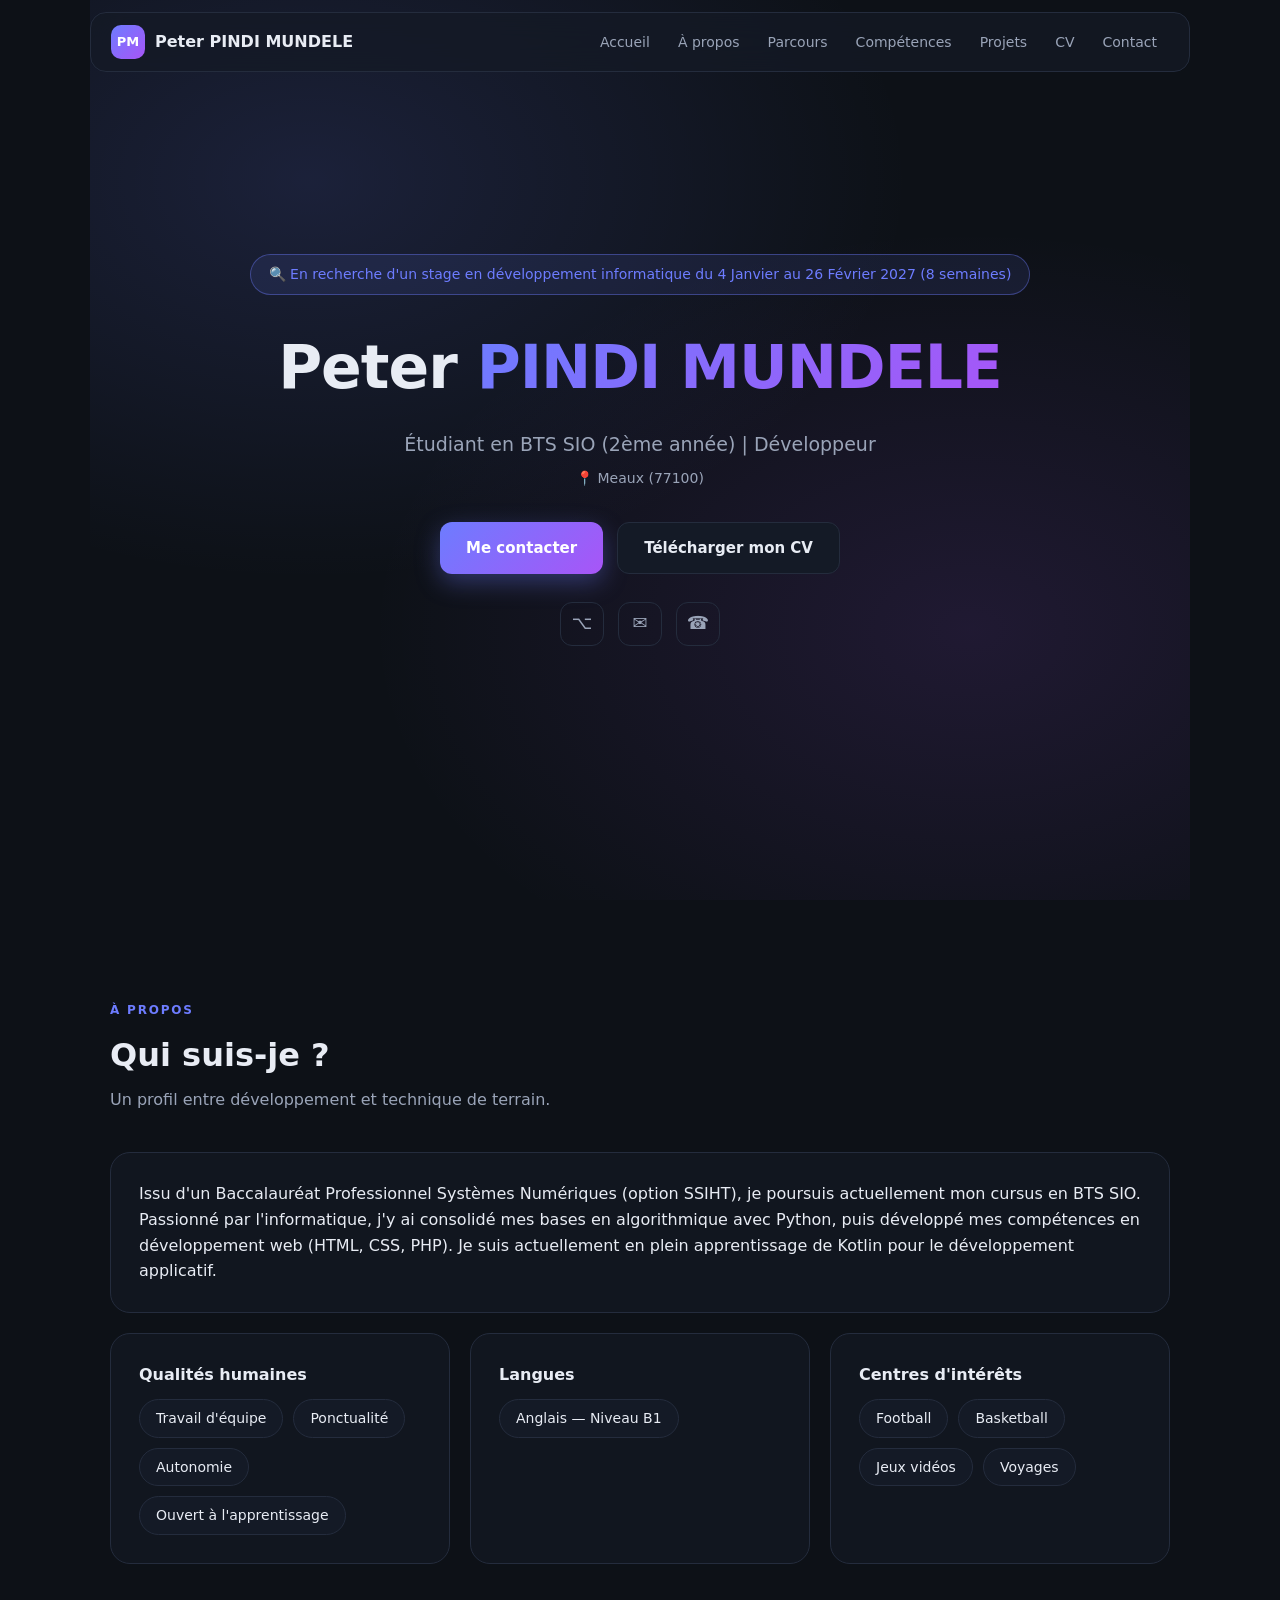
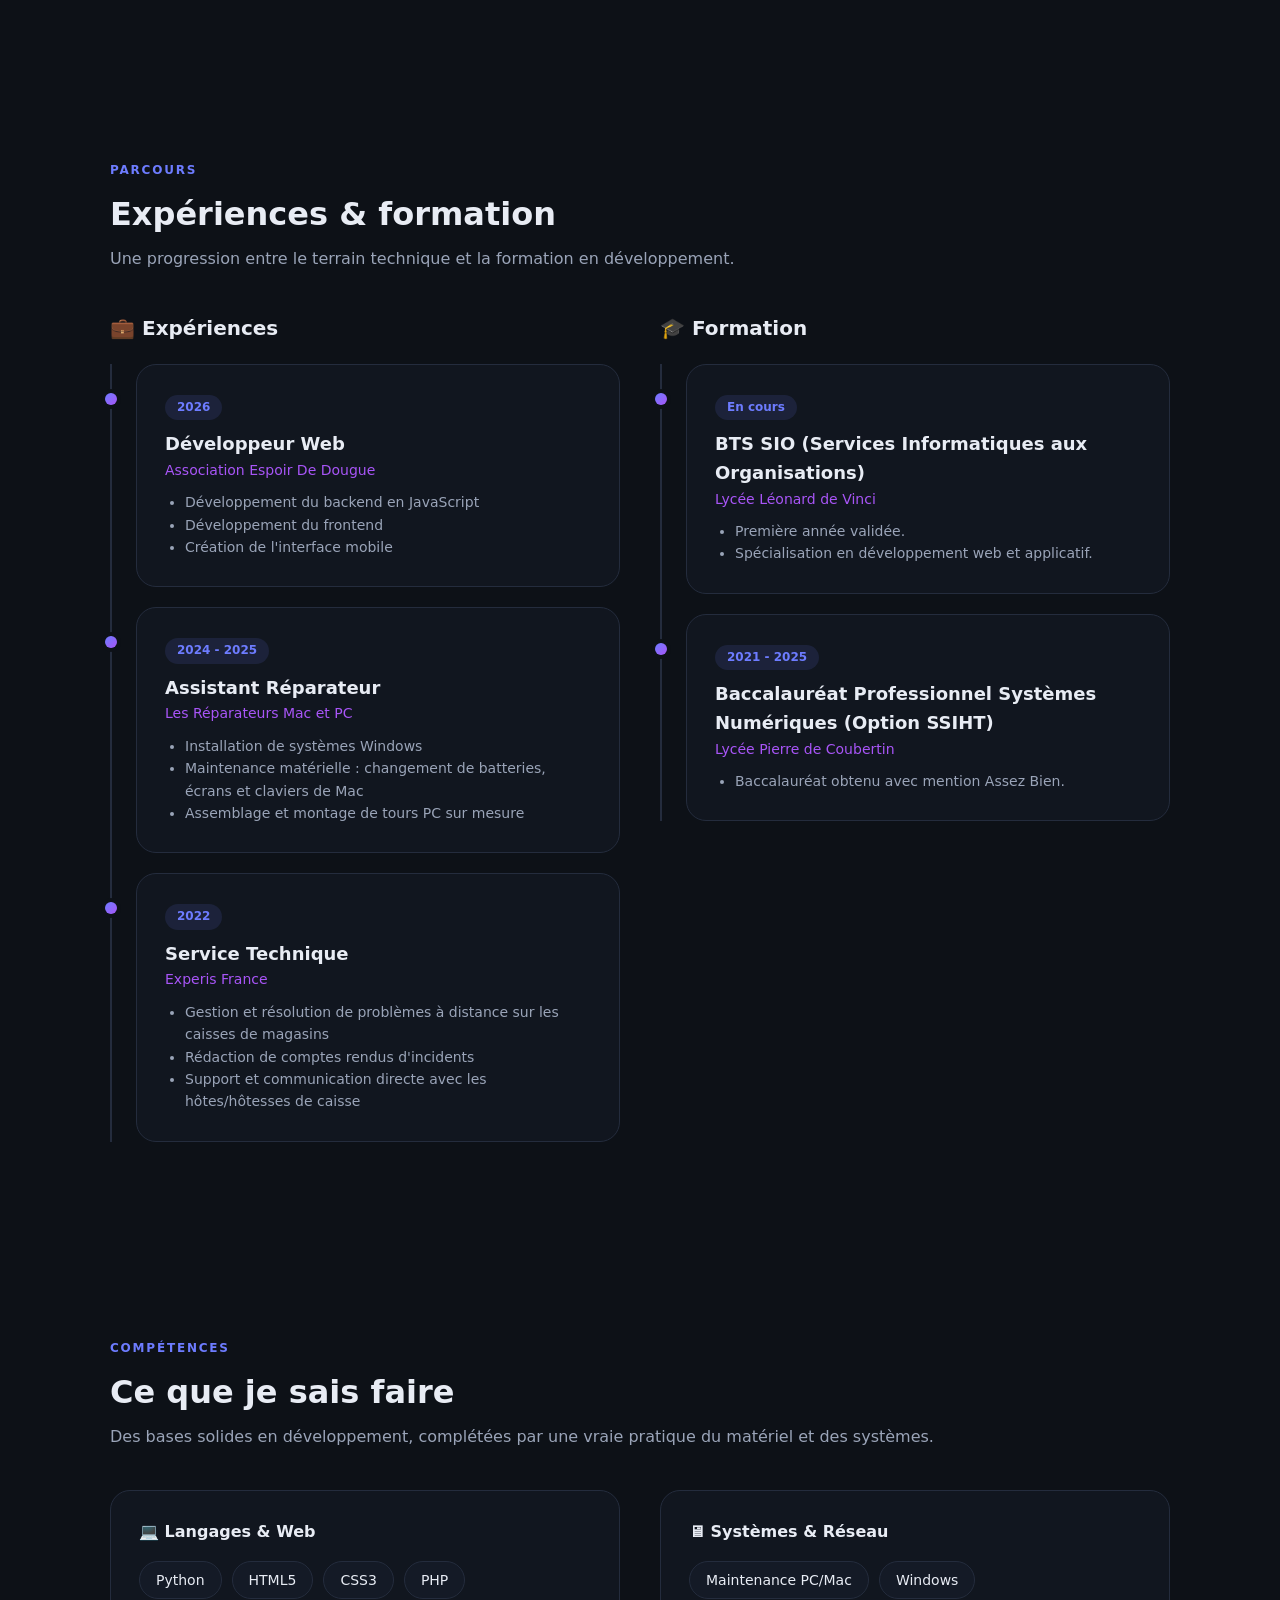
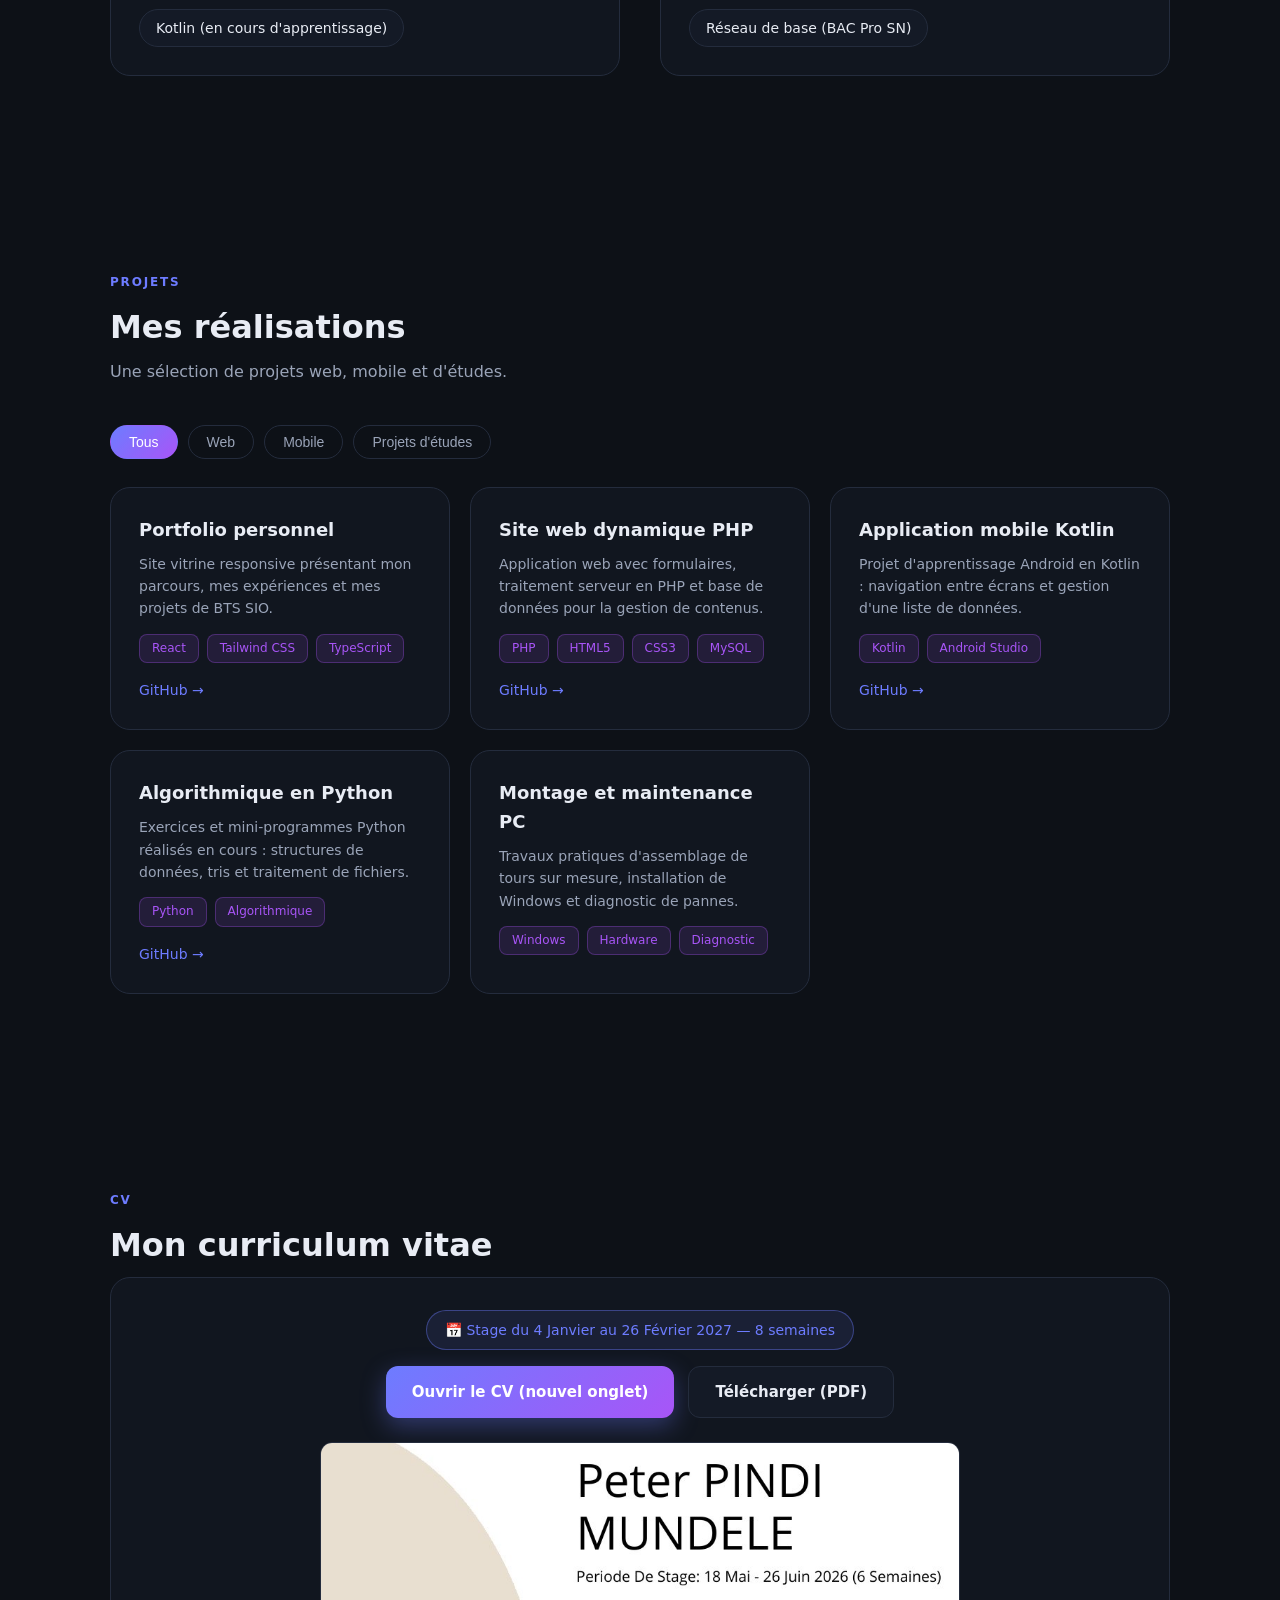
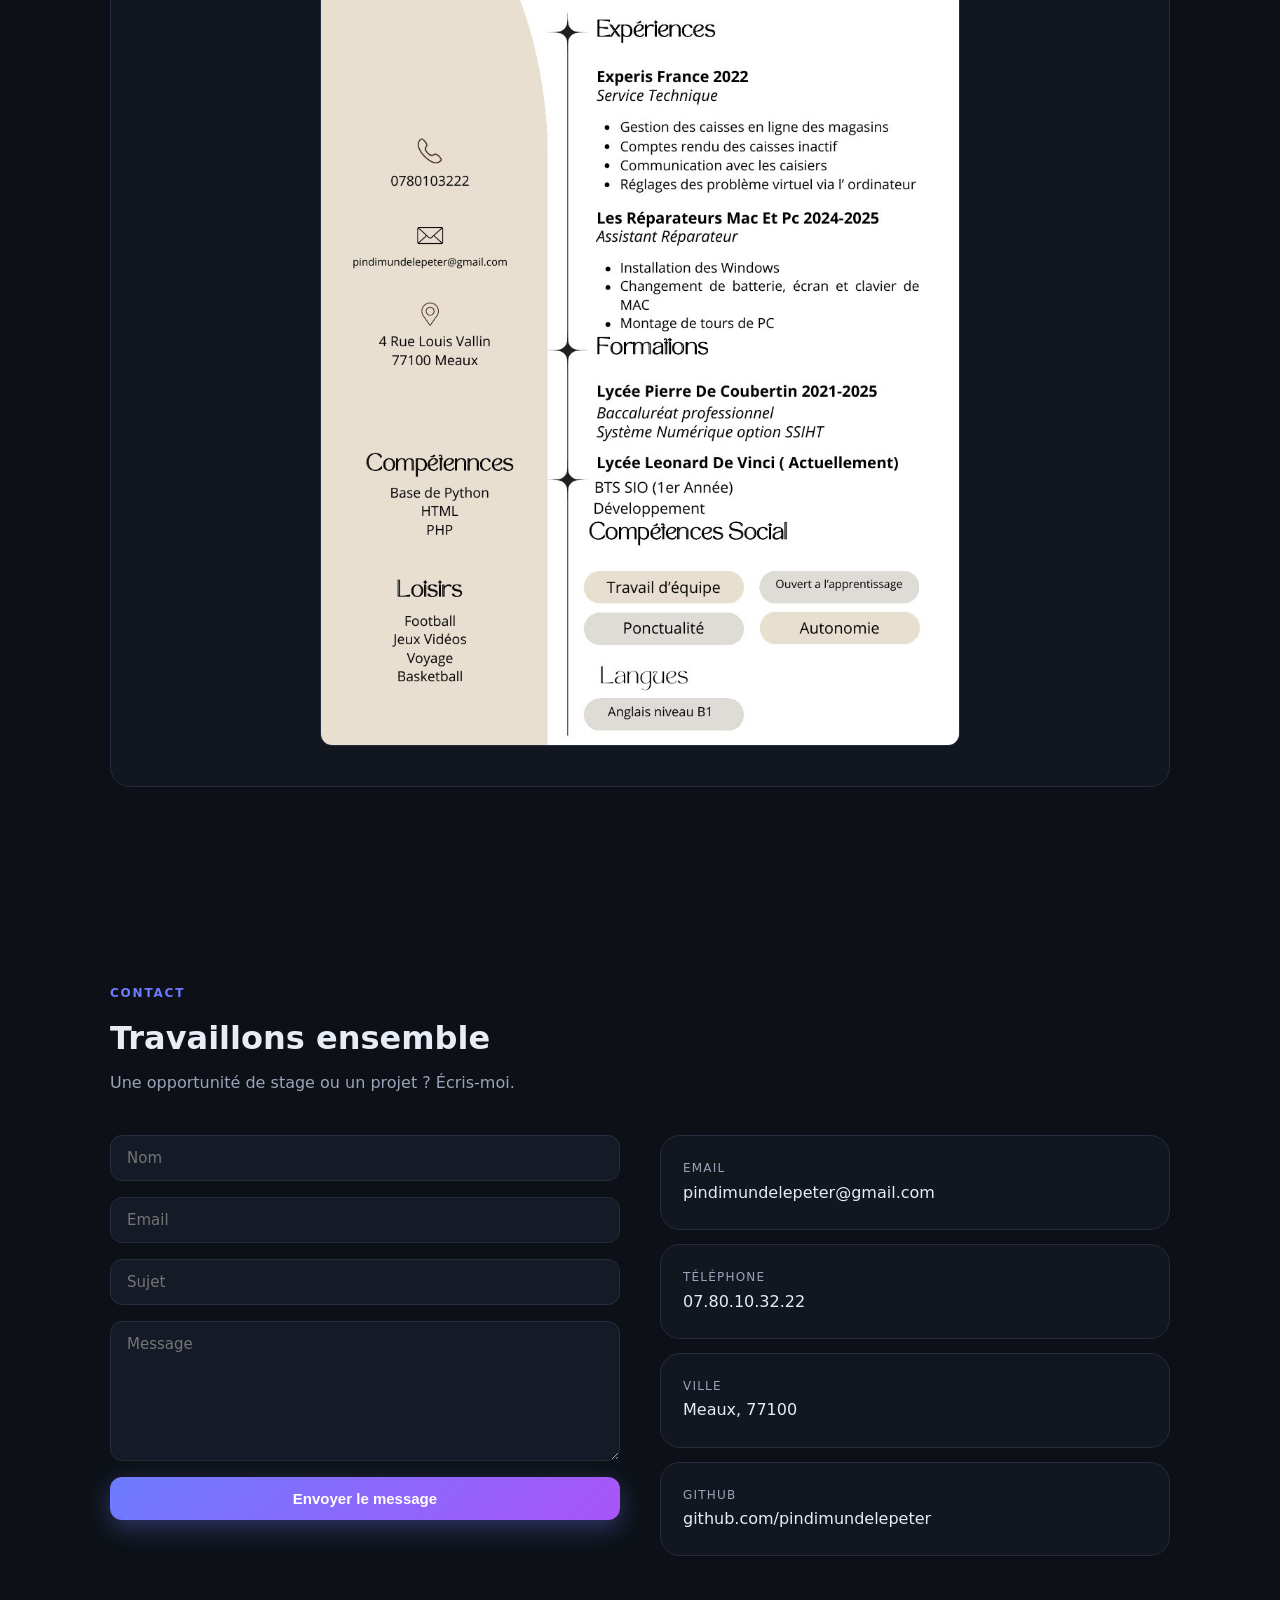
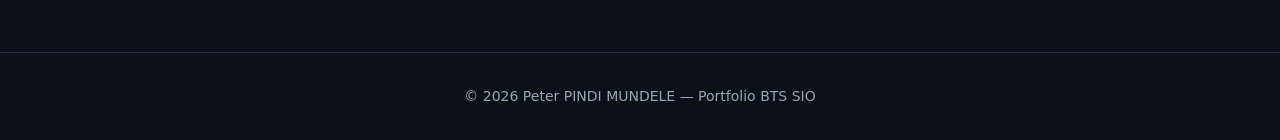
<file: index.html>
<!DOCTYPE html>
<html lang="fr">
<head>
<meta charset="UTF-8" />
<meta name="viewport" content="width=device-width, initial-scale=1" />
<title>Peter PINDI MUNDELE — Développeur | BTS SIO</title>
<meta name="description" content="Portfolio de Peter PINDI MUNDELE, étudiant en BTS SIO à Meaux. Expériences, projets, compétences et recherche de stage du 4 janvier au 26 février 2027." />
<link rel="stylesheet" href="style.css" />
</head>
<body>

<nav>
  <a href="#accueil" class="logo"><span class="badge">PM</span> Peter PINDI MUNDELE</a>
  <ul>
    <li><a href="#accueil">Accueil</a></li>
    <li><a href="#apropos">À propos</a></li>
    <li><a href="#parcours">Parcours</a></li>
    <li><a href="#competences">Compétences</a></li>
    <li><a href="#projets">Projets</a></li>
    <li><a href="#cv">CV</a></li>
    <li><a href="#contact">Contact</a></li>
  </ul>
</nav>

<!-- HERO -->
<section id="accueil">
  <span class="tagline-chip">🔍 En recherche d'un stage en développement informatique du 4 Janvier au 26 Février 2027 (8 semaines)</span>
  <h1>Peter <span class="gradient">PINDI MUNDELE</span></h1>
  <p class="subtitle">Étudiant en BTS SIO (2ème année) | Développeur</p>
  <p class="location">📍 Meaux (77100)</p>
  <div class="actions">
    <a href="#contact" class="btn btn-primary" data-scroll="contact">Me contacter</a>
    <a href="CV_Peter_PINDI_MUNDELE.pdf" download class="btn btn-outline">Télécharger mon CV</a>
  </div>
  <div class="socials">
    <a href="https://github.com/pindimundelepeter" target="_blank" rel="noopener" title="GitHub">⌥</a>
    <a href="mailto:pindimundelepeter@gmail.com" title="Email">✉</a>
    <a href="tel:0780103222" title="Téléphone">☎</a>
  </div>
</section>

<!-- À PROPOS -->
<section id="apropos">
  <span class="eyebrow">À propos</span>
  <h2>Qui suis-je ?</h2>
  <p class="section-desc">Un profil entre développement et technique de terrain.</p>
  <div class="card">
    <p>Issu d'un Baccalauréat Professionnel Systèmes Numériques (option SSIHT), je poursuis actuellement mon cursus en BTS SIO. Passionné par l'informatique, j'y ai consolidé mes bases en algorithmique avec Python, puis développé mes compétences en développement web (HTML, CSS, PHP). Je suis actuellement en plein apprentissage de Kotlin pour le développement applicatif.</p>
  </div>
  <div class="grid-3" style="margin-top:20px">
    <div class="card">
      <h4 style="margin-bottom:12px">Qualités humaines</h4>
      <div class="chip-list">
        <span class="chip">Travail d'équipe</span>
        <span class="chip">Ponctualité</span>
        <span class="chip">Autonomie</span>
        <span class="chip">Ouvert à l'apprentissage</span>
      </div>
    </div>
    <div class="card">
      <h4 style="margin-bottom:12px">Langues</h4>
      <div class="chip-list"><span class="chip">Anglais — Niveau B1</span></div>
    </div>
    <div class="card">
      <h4 style="margin-bottom:12px">Centres d'intérêts</h4>
      <div class="chip-list">
        <span class="chip">Football</span>
        <span class="chip">Basketball</span>
        <span class="chip">Jeux vidéos</span>
        <span class="chip">Voyages</span>
      </div>
    </div>
  </div>
</section>

<!-- PARCOURS -->
<section id="parcours">
  <span class="eyebrow">Parcours</span>
  <h2>Expériences &amp; formation</h2>
  <p class="section-desc">Une progression entre le terrain technique et la formation en développement.</p>
  <div class="grid-2">
    <div>
      <h3 class="timeline-label">💼 Expériences</h3>
      <div class="timeline">
        <div class="timeline-item card">
          <span class="period">2026</span>
          <h4>Développeur Web</h4>
          <p class="sub">Association Espoir De Dougue</p>
          <ul>
            <li>Développement du backend en JavaScript</li>
            <li>Développement du frontend</li>
            <li>Création de l'interface mobile</li>
          </ul>
        </div>
        <div class="timeline-item card">
          <span class="period">2024 - 2025</span>
          <h4>Assistant Réparateur</h4>
          <p class="sub">Les Réparateurs Mac et PC</p>
          <ul>
            <li>Installation de systèmes Windows</li>
            <li>Maintenance matérielle : changement de batteries, écrans et claviers de Mac</li>
            <li>Assemblage et montage de tours PC sur mesure</li>
          </ul>
        </div>
        <div class="timeline-item card">
          <span class="period">2022</span>
          <h4>Service Technique</h4>
          <p class="sub">Experis France</p>
          <ul>
            <li>Gestion et résolution de problèmes à distance sur les caisses de magasins</li>
            <li>Rédaction de comptes rendus d'incidents</li>
            <li>Support et communication directe avec les hôtes/hôtesses de caisse</li>
          </ul>
        </div>
      </div>
    </div>
    <div>
      <h3 class="timeline-label">🎓 Formation</h3>
      <div class="timeline">
        <div class="timeline-item card">
          <span class="period">En cours</span>
          <h4>BTS SIO (Services Informatiques aux Organisations)</h4>
          <p class="sub">Lycée Léonard de Vinci</p>
          <ul><li>Première année validée.</li><li>Spécialisation en développement web et applicatif.</li></ul>
        </div>
        <div class="timeline-item card">
          <span class="period">2021 - 2025</span>
          <h4>Baccalauréat Professionnel Systèmes Numériques (Option SSIHT)</h4>
          <p class="sub">Lycée Pierre de Coubertin</p>
          <ul><li>Baccalauréat obtenu avec mention Assez Bien.</li></ul>
        </div>
      </div>
    </div>
  </div>
</section>

<!-- COMPÉTENCES -->
<section id="competences">
  <span class="eyebrow">Compétences</span>
  <h2>Ce que je sais faire</h2>
  <p class="section-desc">Des bases solides en développement, complétées par une vraie pratique du matériel et des systèmes.</p>
  <div class="grid-2">
    <div class="card">
      <h4 style="margin-bottom:16px">💻 Langages &amp; Web</h4>
      <div class="chip-list">
        <span class="chip">Python</span>
        <span class="chip">HTML5</span>
        <span class="chip">CSS3</span>
        <span class="chip">PHP</span>
        <span class="chip">Kotlin (en cours d'apprentissage)</span>
      </div>
    </div>
    <div class="card">
      <h4 style="margin-bottom:16px">🖥 Systèmes &amp; Réseau</h4>
      <div class="chip-list">
        <span class="chip">Maintenance PC/Mac</span>
        <span class="chip">Windows</span>
        <span class="chip">Réseau de base (BAC Pro SN)</span>
      </div>
    </div>
  </div>
</section>

<!-- PROJETS -->
<section id="projets">
  <span class="eyebrow">Projets</span>
  <h2>Mes réalisations</h2>
  <p class="section-desc">Une sélection de projets web, mobile et d'études.</p>
  <div class="filters">
    <button class="filter-btn active" data-filter="all">Tous</button>
    <button class="filter-btn" data-filter="web">Web</button>
    <button class="filter-btn" data-filter="mobile">Mobile</button>
    <button class="filter-btn" data-filter="etudes">Projets d'études</button>
  </div>
  <div class="grid-3" id="project-grid">
    <div class="card project-card" data-category="web">
      <h4>Portfolio personnel</h4>
      <p>Site vitrine responsive présentant mon parcours, mes expériences et mes projets de BTS SIO.</p>
      <div class="tags"><span class="tag">React</span><span class="tag">Tailwind CSS</span><span class="tag">TypeScript</span></div>
      <div class="project-links"><a href="https://github.com/pindimundelepeter" target="_blank" rel="noopener">GitHub →</a></div>
    </div>
    <div class="card project-card" data-category="web">
      <h4>Site web dynamique PHP</h4>
      <p>Application web avec formulaires, traitement serveur en PHP et base de données pour la gestion de contenus.</p>
      <div class="tags"><span class="tag">PHP</span><span class="tag">HTML5</span><span class="tag">CSS3</span><span class="tag">MySQL</span></div>
      <div class="project-links"><a href="https://github.com/pindimundelepeter" target="_blank" rel="noopener">GitHub →</a></div>
    </div>
    <div class="card project-card" data-category="mobile">
      <h4>Application mobile Kotlin</h4>
      <p>Projet d'apprentissage Android en Kotlin : navigation entre écrans et gestion d'une liste de données.</p>
      <div class="tags"><span class="tag">Kotlin</span><span class="tag">Android Studio</span></div>
      <div class="project-links"><a href="https://github.com/pindimundelepeter" target="_blank" rel="noopener">GitHub →</a></div>
    </div>
    <div class="card project-card" data-category="etudes">
      <h4>Algorithmique en Python</h4>
      <p>Exercices et mini-programmes Python réalisés en cours : structures de données, tris et traitement de fichiers.</p>
      <div class="tags"><span class="tag">Python</span><span class="tag">Algorithmique</span></div>
      <div class="project-links"><a href="https://github.com/pindimundelepeter" target="_blank" rel="noopener">GitHub →</a></div>
    </div>
    <div class="card project-card" data-category="etudes">
      <h4>Montage et maintenance PC</h4>
      <p>Travaux pratiques d'assemblage de tours sur mesure, installation de Windows et diagnostic de pannes.</p>
      <div class="tags"><span class="tag">Windows</span><span class="tag">Hardware</span><span class="tag">Diagnostic</span></div>
    </div>
  </div>
</section>

<!-- CV -->
<section id="cv">
  <span class="eyebrow">CV</span>
  <h2>Mon curriculum vitae</h2>
  <div class="card" style="text-align:center; padding:32px 20px">
    <p class="tagline-chip" style="margin-bottom:16px">📅 Stage du 4 Janvier au 26 Février 2027 — 8 semaines</p>
    <div class="actions" style="justify-content:center; margin:0 0 24px">
      <a href="CV_Peter_PINDI_MUNDELE.pdf" target="_blank" rel="noopener" class="btn btn-primary">Ouvrir le CV (nouvel onglet)</a>
      <a href="CV_Peter_PINDI_MUNDELE.pdf" download class="btn btn-outline">Télécharger (PDF)</a>
    </div>
    <img id="cv-image" src="cv-apercu.jpg" alt="CV de Peter PINDI MUNDELE" style="max-width:100%; width:640px; border-radius:12px; border:1px solid var(--border)" />
  </div>
</section>

<!-- CONTACT -->
<section id="contact">
  <span class="eyebrow">Contact</span>
  <h2>Travaillons ensemble</h2>
  <p class="section-desc">Une opportunité de stage ou un projet ? Écris-moi.</p>
  <div class="grid-2">
    <form id="contact-form" novalidate>
      <input name="nom" type="text" placeholder="Nom" required />
      <input name="email" type="email" placeholder="Email" required />
      <input name="sujet" type="text" placeholder="Sujet" required />
      <textarea name="message" placeholder="Message" required></textarea>
      <input type="text" name="_gotcha" style="display:none" tabindex="-1" autocomplete="off" />
      <button type="submit" id="send-btn" class="btn btn-primary" style="border:none; cursor:pointer; justify-content:center">Envoyer le message</button>
      <p id="form-status" role="status" style="font-size:14px; min-height:20px"></p>
    </form>
    <div class="contact-info">
      <div class="card"><span class="label">Email</span><br /><a href="mailto:pindimundelepeter@gmail.com">pindimundelepeter@gmail.com</a></div>
      <div class="card"><span class="label">Téléphone</span><br /><a href="tel:0780103222">07.80.10.32.22</a></div>
      <div class="card"><span class="label">Ville</span><br />Meaux, 77100</div>
      <div class="card"><span class="label">GitHub</span><br /><a href="https://github.com/pindimundelepeter" target="_blank" rel="noopener">github.com/pindimundelepeter</a></div>
    </div>
  </div>
</section>

<footer>
  © 2026 Peter PINDI MUNDELE — Portfolio BTS SIO
</footer>

<script src="main.js"></script>
</body>
</html>
</file>
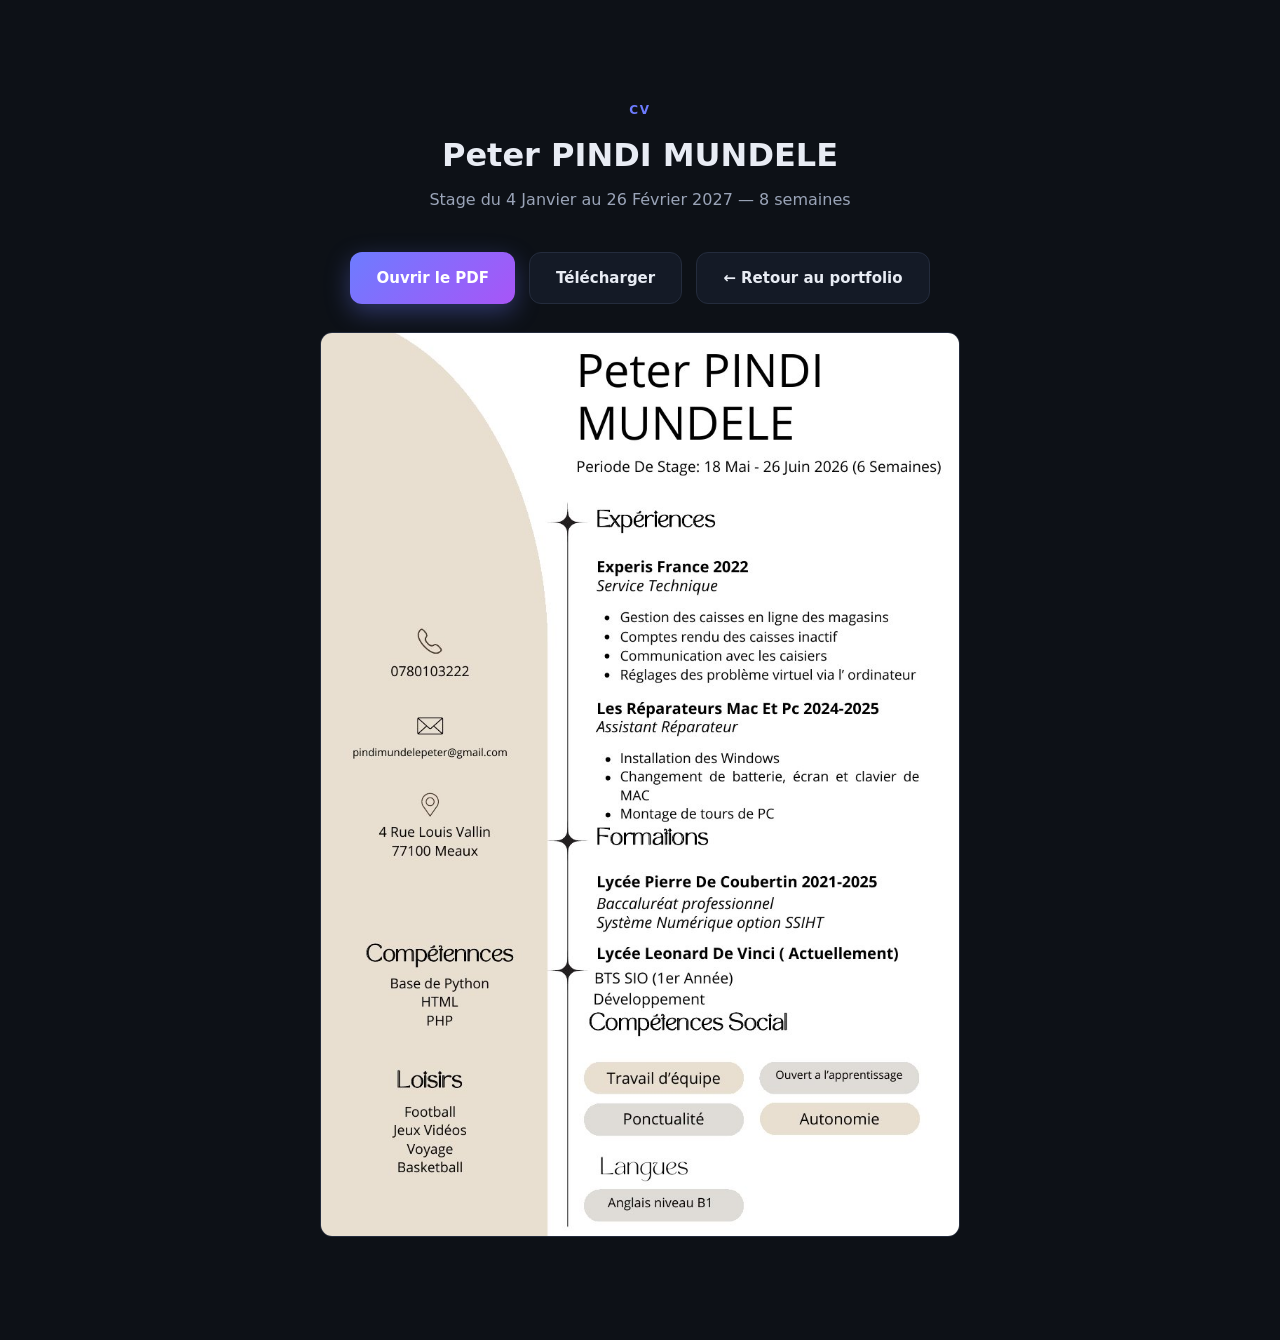
<file: cv.html>
<!DOCTYPE html>
<html lang="fr">
<head>
<meta charset="UTF-8" />
<meta name="viewport" content="width=device-width, initial-scale=1" />
<title>CV — Peter PINDI MUNDELE</title>
<link rel="stylesheet" href="style.css" />
</head>
<body>
<section style="text-align:center; min-height:100vh">
  <span class="eyebrow">CV</span>
  <h2>Peter PINDI MUNDELE</h2>
  <p class="section-desc">Stage du 4 Janvier au 26 Février 2027 — 8 semaines</p>
  <div class="actions" style="justify-content:center; margin:0 0 28px">
    <a href="CV_Peter_PINDI_MUNDELE.pdf" target="_blank" rel="noopener" class="btn btn-primary">Ouvrir le PDF</a>
    <a href="CV_Peter_PINDI_MUNDELE.pdf" download class="btn btn-outline">Télécharger</a>
    <a href="index.html" class="btn btn-outline">← Retour au portfolio</a>
  </div>
  <img src="cv-apercu.jpg" alt="CV de Peter PINDI MUNDELE" style="max-width:100%; width:640px; border-radius:12px; border:1px solid var(--border)" />
</section>
</body>
</html>
</file>
<file: style.css>
:root {
  --bg: #0d1117;
  --surface: #141a26;
  --border: #242c3d;
  --text: #e8ecf4;
  --muted: #9aa4b8;
  --primary: #6d7cff;
  --violet: #a855f7;
}
* { margin: 0; padding: 0; box-sizing: border-box; }
html { scroll-behavior: smooth; }
body {
  background: var(--bg);
  color: var(--text);
  font-family: 'Segoe UI', system-ui, -apple-system, sans-serif;
  line-height: 1.6;
}
a { color: inherit; text-decoration: none; }

/* ---------- Navigation ---------- */
nav {
  position: fixed; top: 12px; left: 50%; transform: translateX(-50%);
  width: min(1100px, calc(100% - 32px));
  display: flex; align-items: center; justify-content: space-between;
  padding: 12px 20px;
  background: rgba(20, 26, 38, 0.75);
  backdrop-filter: blur(14px);
  -webkit-backdrop-filter: blur(14px);
  border: 1px solid var(--border);
  border-radius: 16px;
  z-index: 100;
}
nav .logo { display: flex; align-items: center; gap: 10px; font-weight: 600; }
nav .logo span.badge {
  display: grid; place-items: center;
  width: 34px; height: 34px; border-radius: 10px;
  background: linear-gradient(135deg, var(--primary), var(--violet));
  color: #fff; font-size: 13px; font-weight: 700;
}
nav ul { display: flex; gap: 4px; list-style: none; }
nav ul a {
  padding: 8px 12px; border-radius: 8px;
  font-size: 14px; color: var(--muted);
  transition: all .2s;
}
nav ul a:hover { background: var(--surface); color: var(--text); }

/* ---------- Sections ---------- */
section { scroll-margin-top: 70px; max-width: 1100px; margin: 0 auto; padding: 96px 20px; }
.eyebrow {
  color: var(--primary); text-transform: uppercase;
  letter-spacing: .15em; font-size: 12px; font-weight: 600;
}
h2 { font-size: 32px; margin: 8px 0 6px; }
.section-desc { color: var(--muted); margin-bottom: 40px; }

/* ---------- Hero ---------- */
#accueil {
  min-height: 100vh;
  display: flex; flex-direction: column;
  justify-content: center; align-items: center;
  text-align: center;
  background: radial-gradient(ellipse 600px 400px at 20% 20%, rgba(109,124,255,.15), transparent),
              radial-gradient(ellipse 600px 400px at 80% 70%, rgba(168,85,247,.12), transparent);
}
.tagline-chip {
  display: inline-block;
  padding: 8px 18px; border-radius: 999px;
  border: 1px solid rgba(109,124,255,.4);
  background: rgba(109,124,255,.1);
  color: var(--primary); font-size: 14px;
  margin-bottom: 24px;
}
h1 { font-size: clamp(36px, 6vw, 60px); font-weight: 700; letter-spacing: -1px; }
h1 .gradient {
  background: linear-gradient(135deg, var(--primary), var(--violet));
  -webkit-background-clip: text; background-clip: text; color: transparent;
}
.subtitle { color: var(--muted); font-size: 19px; margin-top: 14px; }
.location { color: var(--muted); font-size: 14px; margin-top: 8px; }
.actions { display: flex; gap: 14px; margin-top: 32px; flex-wrap: wrap; justify-content: center; }
.btn {
  display: inline-flex; align-items: center; gap: 8px;
  padding: 13px 26px; border-radius: 12px;
  font-weight: 600; font-size: 15px;
  transition: transform .2s, box-shadow .2s;
}
.btn:hover { transform: translateY(-2px); }
.btn-primary {
  background: linear-gradient(135deg, var(--primary), var(--violet));
  color: #fff;
  box-shadow: 0 8px 24px rgba(109,124,255,.35);
}
.btn-outline { border: 1px solid var(--border); background: var(--surface); }
.socials { display: flex; gap: 14px; margin-top: 28px; }
.socials a {
  width: 44px; height: 44px; display: grid; place-items: center;
  border: 1px solid var(--border); border-radius: 12px;
  color: var(--muted); font-size: 18px;
  transition: all .2s;
}
.socials a:hover { color: var(--primary); border-color: var(--primary); }

/* ---------- Cards ---------- */
.card {
  background: rgba(20, 26, 38, 0.6);
  border: 1px solid var(--border);
  border-radius: 20px;
  padding: 28px;
  transition: transform .25s, border-color .25s;
}
.card:hover { transform: translateY(-4px); border-color: rgba(109,124,255,.4); }

.grid-2 { display: grid; grid-template-columns: 1fr 1fr; gap: 40px; }
.grid-3 { display: grid; grid-template-columns: repeat(3, 1fr); gap: 20px; }

/* ---------- À propos ---------- */
.chip-list { display: flex; flex-wrap: wrap; gap: 10px; }
.chip {
  padding: 7px 16px; border-radius: 999px;
  background: var(--surface); border: 1px solid var(--border);
  font-size: 14px;
}

/* ---------- Timeline ---------- */
.timeline { border-left: 2px solid var(--border); padding-left: 24px; display: grid; gap: 20px; }
.timeline-item { position: relative; }
.timeline-item::before {
  content: ''; position: absolute; left: -32px; top: 28px;
  width: 12px; height: 12px; border-radius: 50%;
  background: linear-gradient(135deg, var(--primary), var(--violet));
  box-shadow: 0 0 0 4px var(--bg);
}
.period {
  display: inline-block; padding: 3px 12px; border-radius: 999px;
  background: rgba(109,124,255,.12); color: var(--primary);
  font-size: 12px; font-weight: 600;
}
.timeline-item h4 { margin-top: 10px; font-size: 18px; }
.timeline-item .sub { color: var(--violet); font-size: 14px; }
.timeline-item ul { margin-top: 10px; padding-left: 20px; color: var(--muted); font-size: 14px; }
h3.timeline-label { font-size: 20px; margin-bottom: 20px; }

/* ---------- Projets ---------- */
.filters { display: flex; gap: 10px; flex-wrap: wrap; margin-bottom: 28px; }
.filter-btn {
  padding: 8px 18px; border-radius: 999px; cursor: pointer;
  border: 1px solid var(--border); background: transparent;
  color: var(--muted); font-size: 14px; transition: all .2s;
}
.filter-btn.active, .filter-btn:hover {
  background: linear-gradient(135deg, var(--primary), var(--violet));
  color: #fff; border-color: transparent;
}
.project-card h4 { font-size: 18px; margin-bottom: 8px; }
.project-card p { color: var(--muted); font-size: 14px; }
.tags { display: flex; flex-wrap: wrap; gap: 8px; margin-top: 14px; }
.tag {
  padding: 4px 12px; border-radius: 8px; font-size: 12px;
  background: rgba(168,85,247,.12); color: var(--violet);
  border: 1px solid rgba(168,85,247,.3);
}
.project-links { margin-top: 16px; display: flex; gap: 12px; font-size: 14px; }
.project-links a { color: var(--primary); }
.project-links a:hover { text-decoration: underline; }

/* ---------- Contact ---------- */
form { display: grid; gap: 16px; }
input, textarea {
  width: 100%; padding: 13px 16px;
  background: var(--surface); border: 1px solid var(--border);
  border-radius: 12px; color: var(--text); font-size: 15px;
  font-family: inherit;
}
input:focus, textarea:focus { outline: none; border-color: var(--primary); }
textarea { min-height: 140px; resize: vertical; }
.contact-info { display: grid; gap: 14px; }
.contact-info .card { padding: 18px 22px; }
.contact-info .label { font-size: 12px; color: var(--muted); text-transform: uppercase; letter-spacing: .1em; }

footer {
  text-align: center; padding: 32px 20px;
  border-top: 1px solid var(--border);
  color: var(--muted); font-size: 14px;
}

@media (max-width: 820px) {
  nav ul { display: none; }
  .grid-2, .grid-3 { grid-template-columns: 1fr; }
}
</file>
